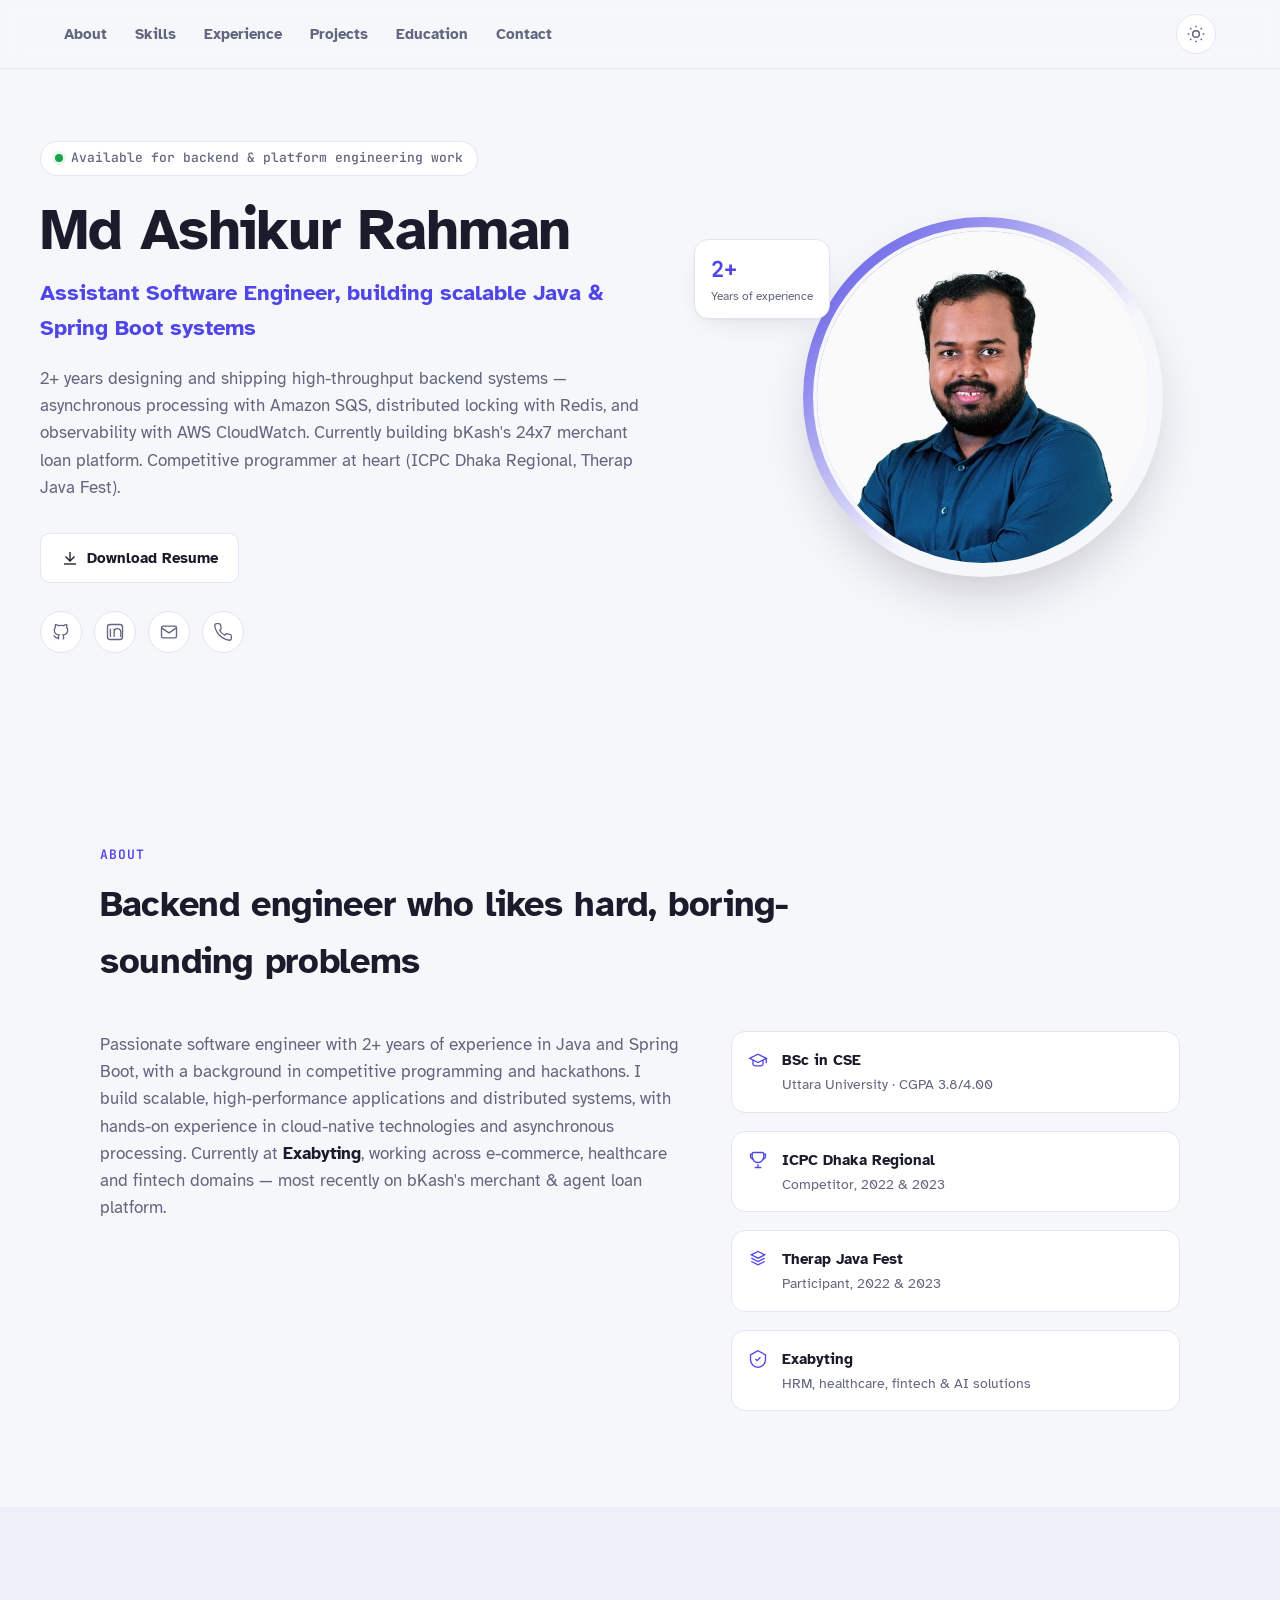
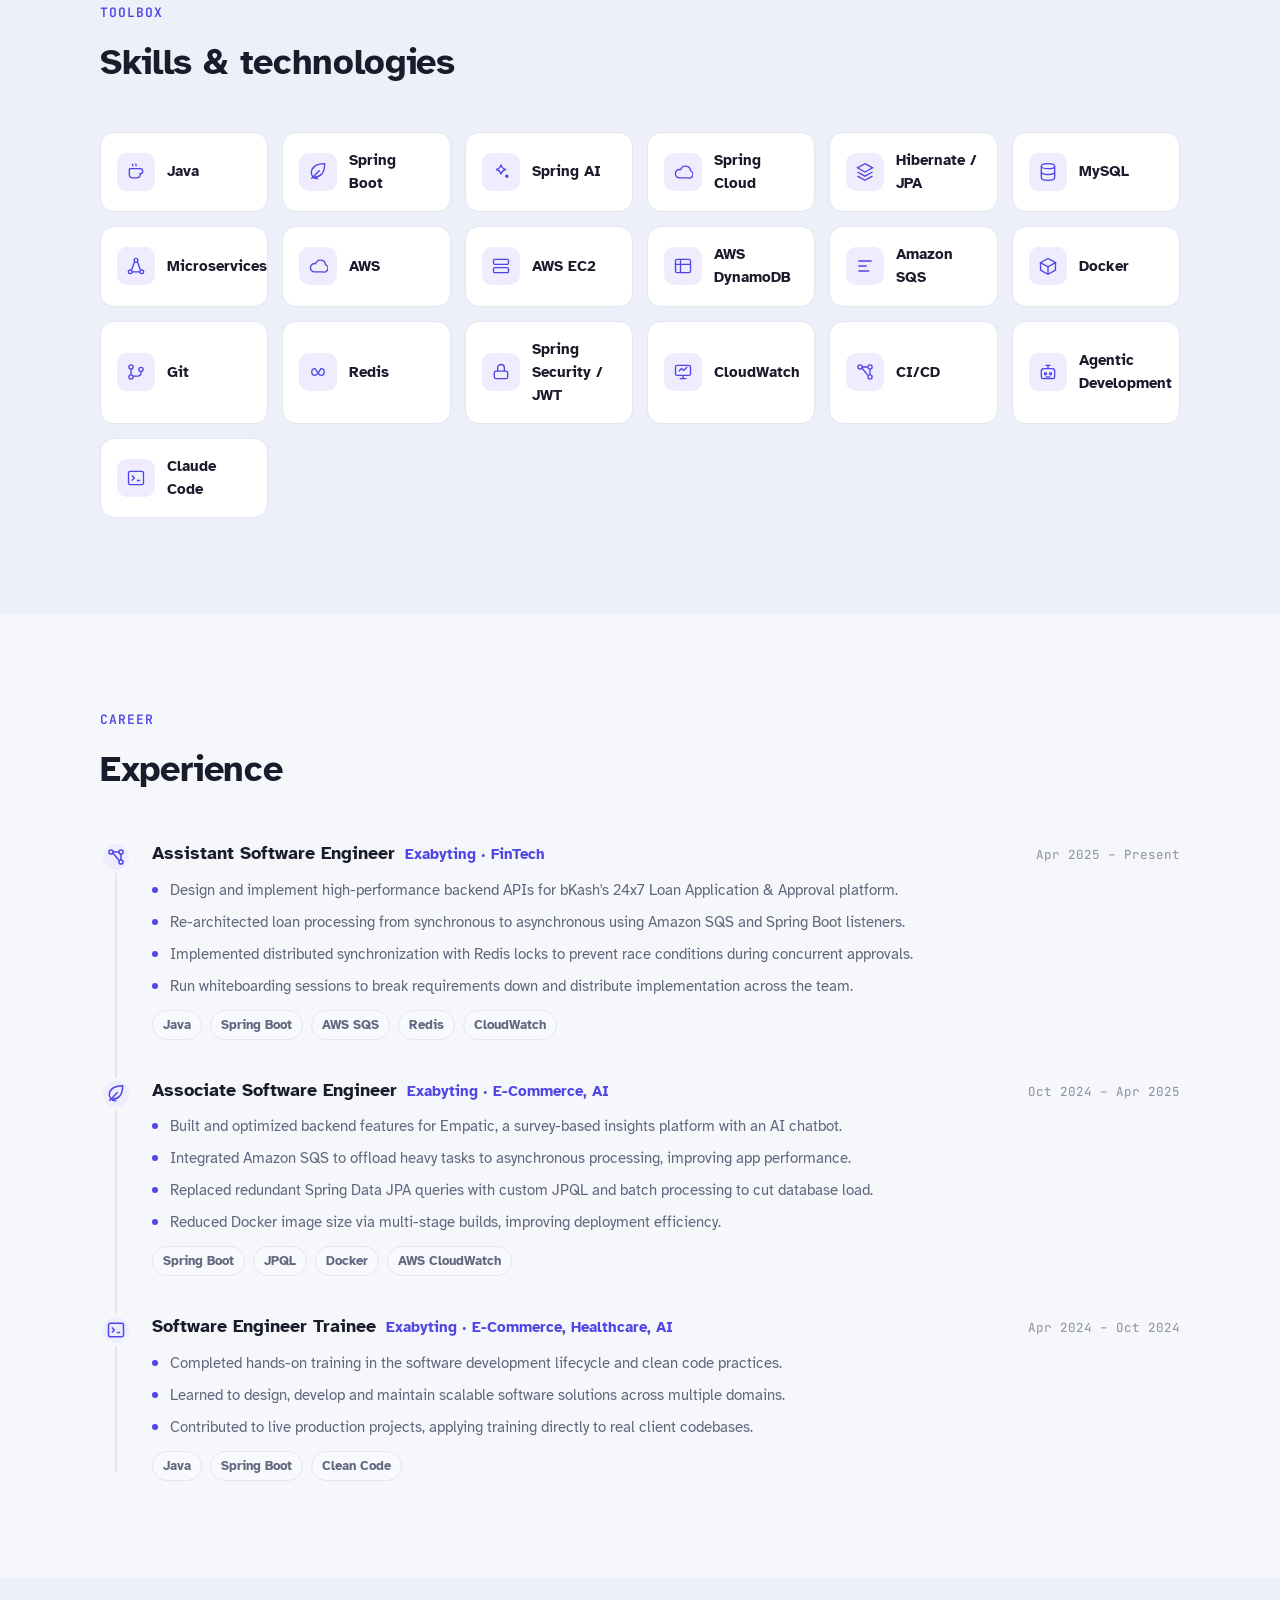
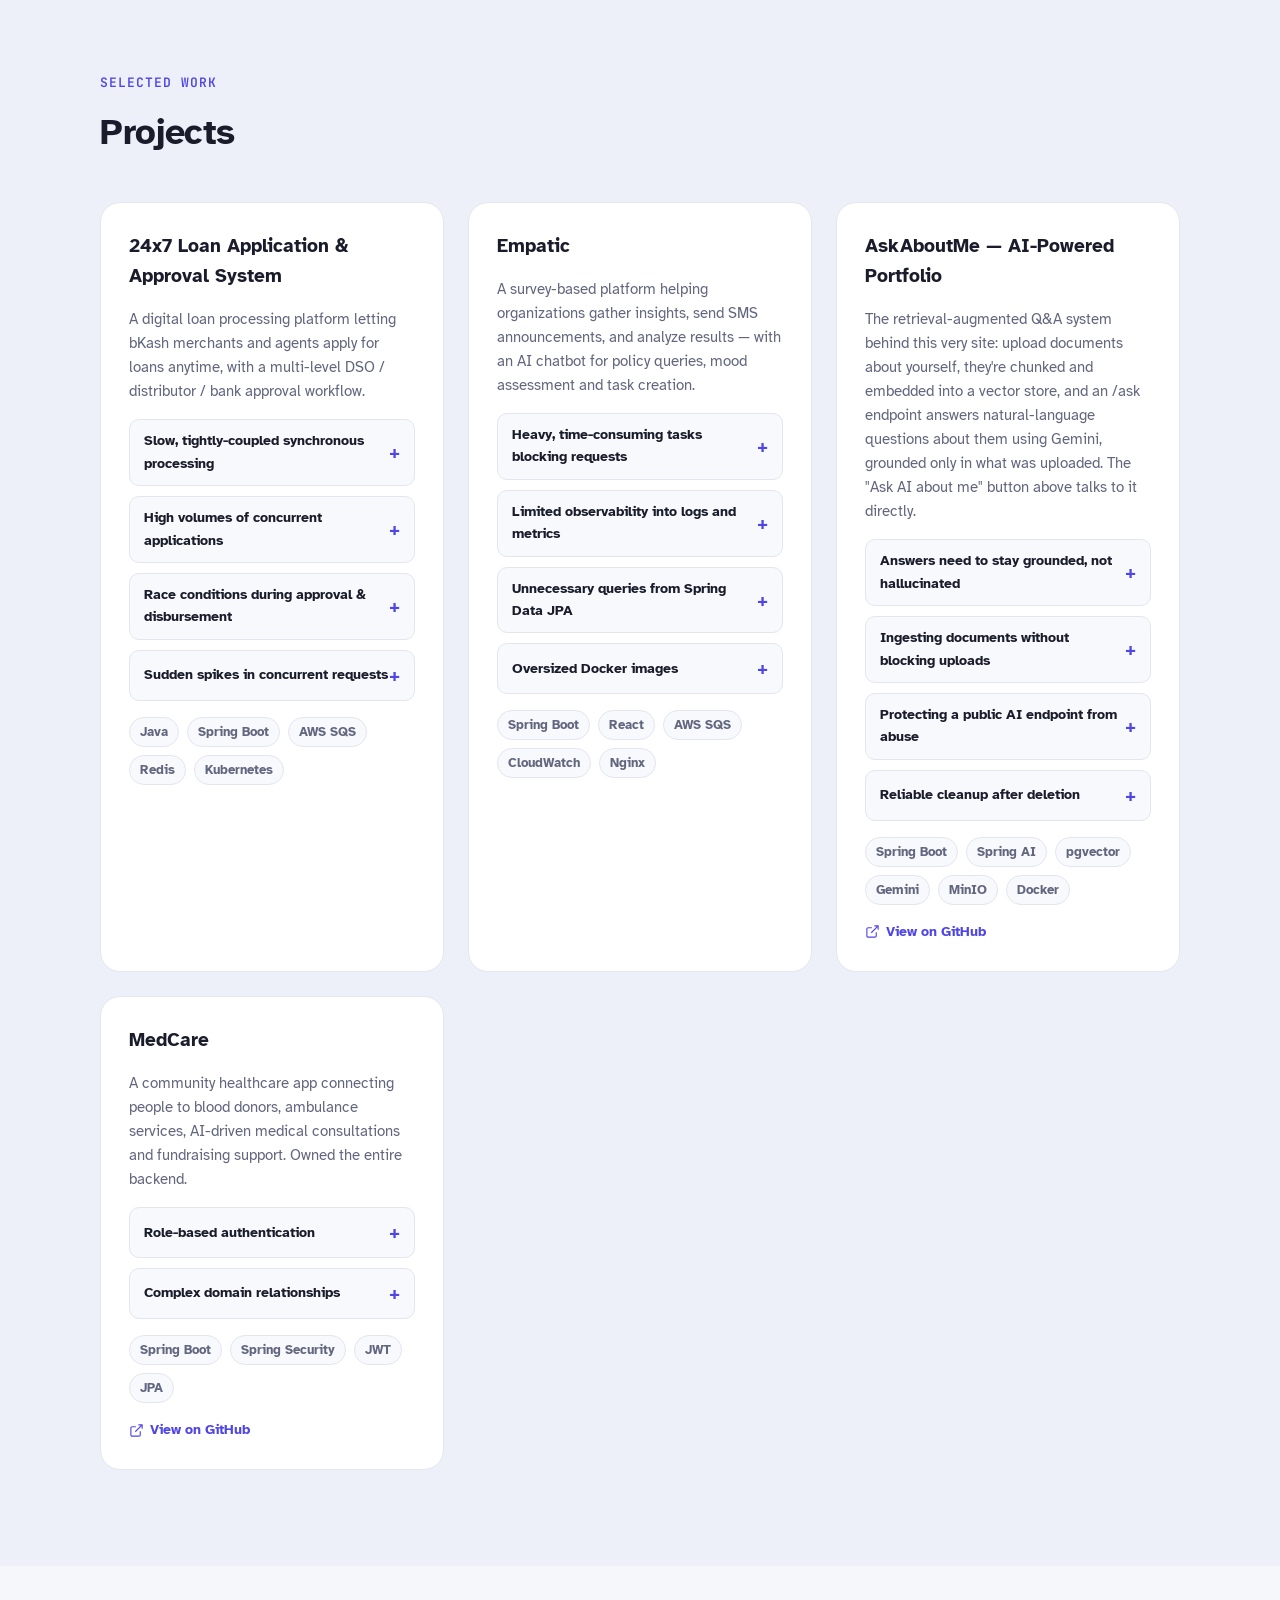
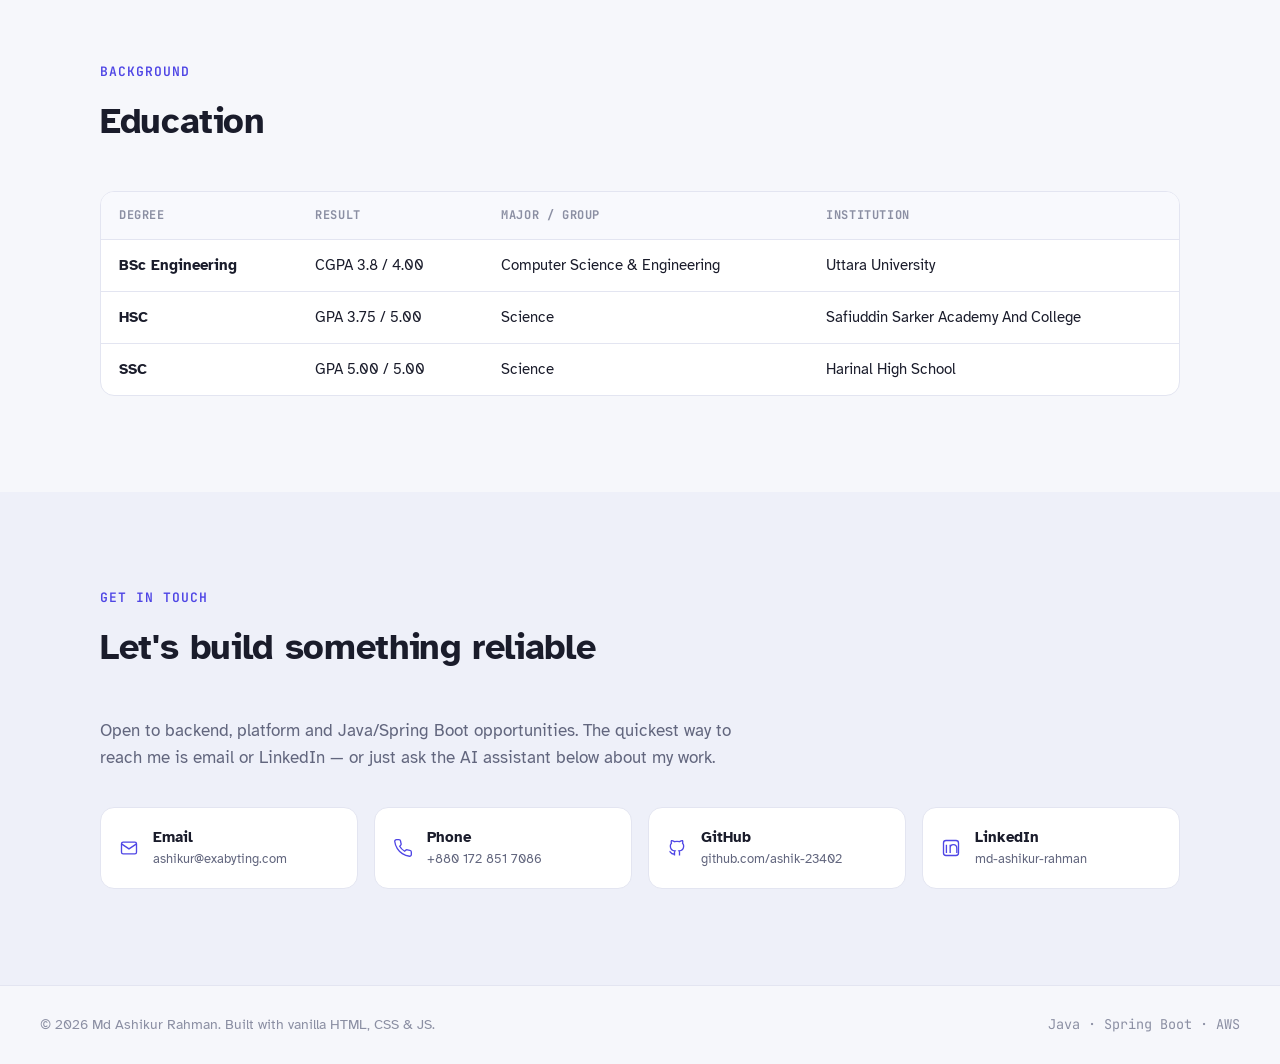
<file: Portfolio-web/index.html>
<!doctype html>
<html lang="en">
<head>
<meta charset="UTF-8" />
<meta name="viewport" content="width=device-width, initial-scale=1.0" />
<meta name="description" content="Md Ashikur Rahman - Assistant Software Engineer specializing in Java, Spring Boot and cloud-native backend systems." />
<title>Md Ashikur Rahman | Java Backend Engineer</title>
<link rel="icon" type="image/svg+xml" href="assets/favicon.svg" />

<link rel="preconnect" href="https://fonts.googleapis.com" />
<link rel="preconnect" href="https://fonts.gstatic.com" crossorigin />
<link href="https://fonts.googleapis.com/css2?family=Atkinson+Hyperlegible:ital,wght@0,400;0,700;1,400&family=JetBrains+Mono:wght@400;500;600;700&display=swap" rel="stylesheet" />

<link rel="stylesheet" href="css/styles.css" />
</head>
<body>

<a href="#main" class="skip-link">Skip to content</a>

<!-- ===================== Nav ===================== -->
<header class="site-header" id="site-header">
  <div class="nav-inner">
    <nav class="nav-links" id="nav-links">
      <a href="#about">About</a>
      <a href="#skills">Skills</a>
      <a href="#experience">Experience</a>
      <a href="#projects">Projects</a>
      <a href="#education">Education</a>
      <a href="#contact">Contact</a>
    </nav>

    <div class="nav-actions">
      <button type="button" class="icon-btn" id="theme-toggle" aria-label="Toggle dark and light theme" title="Toggle theme">
        <svg class="icon-sun" viewBox="0 0 24 24" fill="none" stroke="currentColor" stroke-width="1.8"><circle cx="12" cy="12" r="4"/><path d="M12 2v2M12 20v2M4.93 4.93l1.41 1.41M17.66 17.66l1.41 1.41M2 12h2M20 12h2M4.93 19.07l1.41-1.41M17.66 6.34l1.41-1.41"/></svg>
        <svg class="icon-moon" viewBox="0 0 24 24" fill="none" stroke="currentColor" stroke-width="1.8"><path d="M21 12.79A9 9 0 1 1 11.21 3 7 7 0 0 0 21 12.79Z"/></svg>
      </button>
      <button type="button" class="icon-btn nav-toggle" id="nav-toggle" aria-label="Toggle navigation menu" aria-expanded="false">
        <svg class="icon-burger" viewBox="0 0 24 24" fill="none" stroke="currentColor" stroke-width="1.8"><path d="M4 6h16M4 12h16M4 18h16"/></svg>
        <svg class="icon-close" viewBox="0 0 24 24" fill="none" stroke="currentColor" stroke-width="1.8"><path d="M18 6 6 18M6 6l12 12"/></svg>
      </button>
    </div>
  </div>
</header>

<main id="main">

  <!-- ===================== Hero ===================== -->
  <section class="hero" id="top">
    <div class="hero-inner">
      <div class="hero-text">
        <p class="eyebrow">
          <span class="status-dot"></span> Available for backend &amp; platform engineering work
        </p>
        <h1>Md Ashikur Rahman</h1>
        <p class="hero-role">Assistant Software Engineer, building scalable Java &amp; Spring Boot systems</p>
        <p class="hero-summary">
          2+ years designing and shipping high-throughput backend systems &mdash; asynchronous processing with
          Amazon SQS, distributed locking with Redis, and observability with AWS CloudWatch. Currently building
          bKash's 24x7 merchant loan platform. Competitive programmer at heart (ICPC Dhaka Regional, Therap Java Fest).
        </p>

        <div class="hero-actions">
<!--          <button type="button" class="btn btn-primary" id="hero-ask-btn">-->
<!--            <svg viewBox="0 0 24 24" fill="none" stroke="currentColor" stroke-width="1.8"><path d="M21 11.5a8.38 8.38 0 0 1-.9 3.8 8.5 8.5 0 0 1-7.6 4.7 8.38 8.38 0 0 1-3.8-.9L3 21l1.9-5.7a8.38 8.38 0 0 1-.9-3.8 8.5 8.5 0 0 1 4.7-7.6 8.38 8.38 0 0 1 3.8-.9h.5a8.48 8.48 0 0 1 8 8v.5Z"/></svg>-->
<!--            Ask AI about me-->
<!--          </button>-->
          <a href="assets/Md-Ashikur-Rahman-Resume.pdf" class="btn btn-ghost" download>
            <svg viewBox="0 0 24 24" fill="none" stroke="currentColor" stroke-width="1.8"><path d="M12 16V4"/><path d="m6 10 6 6 6-6"/><path d="M4 20h16"/></svg>
            Download Resume
          </a>
        </div>

        <ul class="social-row" aria-label="Social links">
          <li>
            <a href="https://github.com/ashik-23402" target="_blank" rel="noopener noreferrer" aria-label="GitHub">
              <svg viewBox="0 0 24 24" fill="none" stroke="currentColor" stroke-width="1.6"><path d="M9 19c-4.3 1.4-4.3-2.5-6-3m12 5v-3.5c0-1 .1-1.4-.5-2 2.8-.3 5.5-1.4 5.5-6a4.6 4.6 0 0 0-1.3-3.2 4.2 4.2 0 0 0-.1-3.2s-1.1-.3-3.5 1.3a12.3 12.3 0 0 0-6.2 0C6.5 2.8 5.4 3.1 5.4 3.1a4.2 4.2 0 0 0-.1 3.2A4.6 4.6 0 0 0 4 9.5c0 4.6 2.7 5.7 5.5 6-.6.6-.6 1.2-.5 2V21"/></svg>
            </a>
          </li>
          <li>
            <a href="https://www.linkedin.com/in/md-ashikur-rahman-849a4526b/" target="_blank" rel="noopener noreferrer" aria-label="LinkedIn">
              <svg viewBox="0 0 24 24" fill="none" stroke="currentColor" stroke-width="1.6"><path d="M6.5 8v10M6.5 4.5v.01M11 18V8m0 4c0-2.2 1.3-4 3.8-4s4.2 1.6 4.2 4.7V18"/><rect x="3" y="3" width="18" height="18" rx="3"/></svg>
            </a>
          </li>
          <li>
            <a href="mailto:ashikur@exabyting.com" aria-label="Email">
              <svg viewBox="0 0 24 24" fill="none" stroke="currentColor" stroke-width="1.6"><rect x="3" y="5" width="18" height="14" rx="2"/><path d="m3 7 9 6 9-6"/></svg>
            </a>
          </li>
          <li>
            <a href="tel:+8801728517086" aria-label="Phone">
              <svg viewBox="0 0 24 24" fill="none" stroke="currentColor" stroke-width="1.6"><path d="M22 16.9v3a2 2 0 0 1-2.2 2 19.8 19.8 0 0 1-8.6-3.1 19.5 19.5 0 0 1-6-6 19.8 19.8 0 0 1-3.1-8.6A2 2 0 0 1 4.1 2h3a2 2 0 0 1 2 1.7c.1 1 .3 2 .6 2.9a2 2 0 0 1-.5 2.1L8 9.9a16 16 0 0 0 6 6l1.2-1.2a2 2 0 0 1 2.1-.5c.9.3 1.9.5 2.9.6a2 2 0 0 1 1.8 2Z"/></svg>
            </a>
          </li>
        </ul>
      </div>

      <div class="hero-figure">
        <div class="hero-avatar-ring">
          <img src="assets/avatar.png" alt="Portrait of Md Ashikur Rahman" width="360" height="360" />
        </div>
        <div class="hero-stat-card hero-stat-top">
          <span class="hero-stat-value">2+</span>
          <span class="hero-stat-label">Years of experience</span>
        </div>
      </div>
    </div>
  </section>

  <!-- ===================== About ===================== -->
  <section class="section" id="about">
    <div class="section-inner">
      <p class="section-kicker">About</p>
      <h2>Backend engineer who likes hard, boring-sounding problems</h2>
      <div class="about-grid">
        <p class="about-text">
          Passionate software engineer with 2+ years of experience in Java and Spring Boot, with a background in
          competitive programming and hackathons. I build scalable, high-performance applications and distributed
          systems, with hands-on experience in cloud-native technologies and asynchronous processing. Currently at
          <strong>Exabyting</strong>, working across e-commerce, healthcare and fintech domains &mdash; most recently
          on bKash's merchant &amp; agent loan platform.
        </p>
        <ul class="about-facts">
          <li>
            <svg viewBox="0 0 24 24" fill="none" stroke="currentColor" stroke-width="1.6"><path d="M22 10v6M2 10l10-5 10 5-10 5-10-5Z"/><path d="M6 12v5c0 1.1 2.7 2 6 2s6-.9 6-2v-5"/></svg>
            <div><strong>BSc in CSE</strong><span>Uttara University &middot; CGPA 3.8/4.00</span></div>
          </li>
          <li>
            <svg viewBox="0 0 24 24" fill="none" stroke="currentColor" stroke-width="1.6"><path d="M8 21h8M12 17v4M17 3H7a2 2 0 0 0-2 2v3a7 7 0 0 0 7 7 7 7 0 0 0 7-7V5a2 2 0 0 0-2-2Z"/><path d="M5 5H3v2a4 4 0 0 0 4 4M19 5h2v2a4 4 0 0 1-4 4"/></svg>
            <div><strong>ICPC Dhaka Regional</strong><span>Competitor, 2022 &amp; 2023</span></div>
          </li>
          <li>
            <svg viewBox="0 0 24 24" fill="none" stroke="currentColor" stroke-width="1.6"><path d="m12 3 8 4-8 4-8-4 8-4Z"/><path d="m4 11 8 4 8-4M4 15l8 4 8-4"/></svg>
            <div><strong>Therap Java Fest</strong><span>Participant, 2022 &amp; 2023</span></div>
          </li>
          <li>
            <svg viewBox="0 0 24 24" fill="none" stroke="currentColor" stroke-width="1.6"><path d="M12 2 3 7v6c0 5 4 8.5 9 9 5-.5 9-4 9-9V7l-9-5Z"/><path d="m9 12 2 2 4-4"/></svg>
            <div><strong>Exabyting</strong><span>HRM, healthcare, fintech &amp; AI solutions</span></div>
          </li>
        </ul>
      </div>
    </div>
  </section>

  <!-- ===================== Skills ===================== -->
  <section class="section section-alt" id="skills">
    <div class="section-inner">
      <p class="section-kicker">Toolbox</p>
      <h2>Skills &amp; technologies</h2>
      <div class="skills-grid" id="skills-grid"></div>
    </div>
  </section>

  <!-- ===================== Experience ===================== -->
  <section class="section" id="experience">
    <div class="section-inner">
      <p class="section-kicker">Career</p>
      <h2>Experience</h2>
      <ol class="timeline" id="timeline"></ol>
    </div>
  </section>

  <!-- ===================== Projects ===================== -->
  <section class="section section-alt" id="projects">
    <div class="section-inner">
      <p class="section-kicker">Selected work</p>
      <h2>Projects</h2>
      <div class="projects-grid" id="projects-grid"></div>
    </div>
  </section>

  <!-- ===================== Education ===================== -->
  <section class="section" id="education">
    <div class="section-inner">
      <p class="section-kicker">Background</p>
      <h2>Education</h2>
      <div class="table-wrap">
        <table class="edu-table">
          <thead>
            <tr><th>Degree</th><th>Result</th><th>Major / Group</th><th>Institution</th></tr>
          </thead>
          <tbody>
            <tr>
              <td>BSc Engineering</td>
              <td>CGPA 3.8 / 4.00</td>
              <td>Computer Science &amp; Engineering</td>
              <td>Uttara University</td>
            </tr>
            <tr>
              <td>HSC</td>
              <td>GPA 3.75 / 5.00</td>
              <td>Science</td>
              <td>Safiuddin Sarker Academy And College</td>
            </tr>
            <tr>
              <td>SSC</td>
              <td>GPA 5.00 / 5.00</td>
              <td>Science</td>
              <td>Harinal High School</td>
            </tr>
          </tbody>
        </table>
      </div>
    </div>
  </section>

  <!-- ===================== Contact ===================== -->
  <section class="section section-alt" id="contact">
    <div class="section-inner">
      <p class="section-kicker">Get in touch</p>
      <h2>Let's build something reliable</h2>
      <p class="contact-lead">
        Open to backend, platform and Java/Spring Boot opportunities. The quickest way to reach me is email or
        LinkedIn &mdash; or just ask the AI assistant below about my work.
      </p>
      <div class="contact-grid">
        <a class="contact-card" href="mailto:ashikur@exabyting.com">
          <svg viewBox="0 0 24 24" fill="none" stroke="currentColor" stroke-width="1.6"><rect x="3" y="5" width="18" height="14" rx="2"/><path d="m3 7 9 6 9-6"/></svg>
          <div><strong>Email</strong><span>ashikur@exabyting.com</span></div>
        </a>
        <a class="contact-card" href="tel:+8801728517086">
          <svg viewBox="0 0 24 24" fill="none" stroke="currentColor" stroke-width="1.6"><path d="M22 16.9v3a2 2 0 0 1-2.2 2 19.8 19.8 0 0 1-8.6-3.1 19.5 19.5 0 0 1-6-6 19.8 19.8 0 0 1-3.1-8.6A2 2 0 0 1 4.1 2h3a2 2 0 0 1 2 1.7c.1 1 .3 2 .6 2.9a2 2 0 0 1-.5 2.1L8 9.9a16 16 0 0 0 6 6l1.2-1.2a2 2 0 0 1 2.1-.5c.9.3 1.9.5 2.9.6a2 2 0 0 1 1.8 2Z"/></svg>
          <div><strong>Phone</strong><span>+880 172 851 7086</span></div>
        </a>
        <a class="contact-card" href="https://github.com/ashik-23402" target="_blank" rel="noopener noreferrer">
          <svg viewBox="0 0 24 24" fill="none" stroke="currentColor" stroke-width="1.6"><path d="M9 19c-4.3 1.4-4.3-2.5-6-3m12 5v-3.5c0-1 .1-1.4-.5-2 2.8-.3 5.5-1.4 5.5-6a4.6 4.6 0 0 0-1.3-3.2 4.2 4.2 0 0 0-.1-3.2s-1.1-.3-3.5 1.3a12.3 12.3 0 0 0-6.2 0C6.5 2.8 5.4 3.1 5.4 3.1a4.2 4.2 0 0 0-.1 3.2A4.6 4.6 0 0 0 4 9.5c0 4.6 2.7 5.7 5.5 6-.6.6-.6 1.2-.5 2V21"/></svg>
          <div><strong>GitHub</strong><span>github.com/ashik-23402</span></div>
        </a>
        <a class="contact-card" href="https://www.linkedin.com/in/md-ashikur-rahman-849a4526b/" target="_blank" rel="noopener noreferrer">
          <svg viewBox="0 0 24 24" fill="none" stroke="currentColor" stroke-width="1.6"><path d="M6.5 8v10M6.5 4.5v.01M11 18V8m0 4c0-2.2 1.3-4 3.8-4s4.2 1.6 4.2 4.7V18"/><rect x="3" y="3" width="18" height="18" rx="3"/></svg>
          <div><strong>LinkedIn</strong><span>md-ashikur-rahman</span></div>
        </a>
      </div>
    </div>
  </section>

</main>

<footer class="site-footer">
  <div class="footer-inner">
    <p>&copy; <span id="footer-year"></span> Md Ashikur Rahman. Built with vanilla HTML, CSS &amp; JS.</p>
    <p class="footer-tag">Java &middot; Spring Boot &middot; AWS</p>
  </div>
</footer>

<div id="toast-container" class="toast-container" aria-live="polite"></div>

<script src="js/app.js"></script>
</body>
</html>
</file>
<file: Portfolio-web/css/styles.css>
/* ==========================================================================
   Theme tokens
   Light palette lives on :root. Dark overrides apply automatically via
   prefers-color-scheme, and are re-applied under [data-theme="dark"] /
   [data-theme="light"] so the manual toggle (js/app.js) always wins.
   ========================================================================== */

:root {
  --bg: #f6f7fb;
  --bg-alt: #eef0f9;
  --surface: #ffffff;
  --surface-2: #f8f9fd;
  --border: #e3e5f1;
  --text: #1a1c2b;
  --text-muted: #62667e;
  --text-faint: #8b8fa3;
  --accent: #4f46e5;
  --accent-hover: #4338ca;
  --accent-soft: #eeecfd;
  --accent-contrast: #ffffff;
  --success: #16a34a;
  --success-soft: #e7f8ee;
  --danger: #dc2626;
  --danger-soft: #fdeaea;
  --radius-lg: 20px;
  --radius: 14px;
  --radius-sm: 10px;
  --shadow: 0 1px 2px rgba(20, 22, 40, 0.04), 0 10px 30px -14px rgba(20, 22, 40, 0.16);
  --shadow-lg: 0 24px 60px -20px rgba(20, 22, 40, 0.28);
  --font-body: "Atkinson Hyperlegible", -apple-system, BlinkMacSystemFont, "Segoe UI", Roboto, Helvetica, Arial, sans-serif;
  --font-mono: "JetBrains Mono", ui-monospace, SFMono-Regular, Menlo, Consolas, monospace;
  color-scheme: light;
}

@media (prefers-color-scheme: dark) {
  :root:not([data-theme="light"]) {
    --bg: #0f1018;
    --bg-alt: #14151f;
    --surface: #181926;
    --surface-2: #1e1f2e;
    --border: #2a2c3d;
    --text: #f0f1fa;
    --text-muted: #a4a7bd;
    --text-faint: #767a92;
    --accent: #8683ff;
    --accent-hover: #9c99ff;
    --accent-soft: #262647;
    --accent-contrast: #14151f;
    --success: #3ecf7e;
    --success-soft: #123423;
    --danger: #f37272;
    --danger-soft: #3a1c1c;
    --shadow: 0 1px 2px rgba(0, 0, 0, 0.3), 0 14px 40px -18px rgba(0, 0, 0, 0.7);
    --shadow-lg: 0 30px 80px -24px rgba(0, 0, 0, 0.75);
    color-scheme: dark;
  }
}

:root[data-theme="dark"] {
  --bg: #0f1018;
  --bg-alt: #14151f;
  --surface: #181926;
  --surface-2: #1e1f2e;
  --border: #2a2c3d;
  --text: #f0f1fa;
  --text-muted: #a4a7bd;
  --text-faint: #767a92;
  --accent: #8683ff;
  --accent-hover: #9c99ff;
  --accent-soft: #262647;
  --accent-contrast: #14151f;
  --success: #3ecf7e;
  --success-soft: #123423;
  --danger: #f37272;
  --danger-soft: #3a1c1c;
  --shadow: 0 1px 2px rgba(0, 0, 0, 0.3), 0 14px 40px -18px rgba(0, 0, 0, 0.7);
  --shadow-lg: 0 30px 80px -24px rgba(0, 0, 0, 0.75);
  color-scheme: dark;
}

/* ==========================================================================
   Reset & base
   ========================================================================== */

* { box-sizing: border-box; }
[hidden] { display: none !important; }

html { scroll-behavior: smooth; }

html, body {
  margin: 0;
  background: var(--bg);
  color: var(--text);
}

body {
  font-family: var(--font-body);
  font-size: 16px;
  line-height: 1.6;
  -webkit-font-smoothing: antialiased;
  transition: background-color 0.2s ease, color 0.2s ease;
}

h1, h2, h3, p, ul, ol, table, figure { margin: 0; }
ul, ol { padding: 0; list-style: none; }
img { max-width: 100%; display: block; }
a { color: inherit; text-decoration: none; }
button { font-family: inherit; cursor: pointer; }
svg { width: 20px; height: 20px; display: block; flex-shrink: 0; }
table { border-collapse: collapse; width: 100%; }

.skip-link {
  position: absolute;
  left: -999px;
  top: 0;
  background: var(--accent);
  color: var(--accent-contrast);
  padding: 10px 16px;
  border-radius: 0 0 var(--radius-sm) 0;
  z-index: 200;
}
.skip-link:focus { left: 0; }

::selection { background: var(--accent-soft); color: var(--accent); }

/* ==========================================================================
   Layout helpers
   ========================================================================== */

.section { padding: 96px 24px; }
.section-alt { background: var(--bg-alt); }
.section-inner { max-width: 1080px; margin: 0 auto; }

.section-kicker {
  font-family: var(--font-mono);
  font-size: 13px;
  font-weight: 600;
  letter-spacing: 0.08em;
  text-transform: uppercase;
  color: var(--accent);
  margin-bottom: 10px;
}

.section h2 {
  font-size: clamp(26px, 3.4vw, 36px);
  font-weight: 700;
  letter-spacing: -0.01em;
  max-width: 34ch;
  margin-bottom: 40px;
}

/* ==========================================================================
   Buttons & icon buttons
   ========================================================================== */

.btn {
  display: inline-flex;
  align-items: center;
  justify-content: center;
  gap: 8px;
  padding: 12px 20px;
  border-radius: var(--radius-sm);
  border: 1px solid transparent;
  font-size: 15px;
  font-weight: 600;
  white-space: nowrap;
  transition: background-color 0.15s ease, border-color 0.15s ease, transform 0.15s ease;
}
.btn svg { width: 18px; height: 18px; }
.btn:active { transform: translateY(1px); }

.btn-primary { background: var(--accent); color: var(--accent-contrast); }
.btn-primary:hover { background: var(--accent-hover); }

.btn-ghost { background: var(--surface); color: var(--text); border-color: var(--border); }
.btn-ghost:hover { border-color: var(--accent); color: var(--accent); }

.btn-sm { padding: 8px 14px; font-size: 14px; }

.icon-btn {
  display: inline-flex;
  align-items: center;
  justify-content: center;
  width: 40px;
  height: 40px;
  border-radius: 50%;
  border: 1px solid var(--border);
  background: var(--surface);
  color: var(--text-muted);
  transition: color 0.15s ease, border-color 0.15s ease, background-color 0.15s ease;
}
.icon-btn:hover { color: var(--accent); border-color: var(--accent); }
.icon-btn-primary { background: var(--accent); color: var(--accent-contrast); border-color: var(--accent); }
.icon-btn-primary:hover { background: var(--accent-hover); color: var(--accent-contrast); }
.icon-btn-primary:disabled { opacity: 0.5; cursor: not-allowed; }

/* ==========================================================================
   Header / nav
   ========================================================================== */

.site-header {
  position: sticky;
  top: 0;
  z-index: 100;
  background: color-mix(in srgb, var(--bg) 88%, transparent);
  backdrop-filter: blur(10px);
  border-bottom: 1px solid var(--border);
}

.nav-inner {
  max-width: 1200px;
  margin: 0 auto;
  padding: 14px 24px;
  display: flex;
  align-items: center;
  justify-content: space-between;
  gap: 16px;
}

.nav-links { display: flex; align-items: center; gap: 28px; }
.nav-links a {
  font-size: 15px;
  font-weight: 600;
  color: var(--text-muted);
  transition: color 0.15s ease;
}
.nav-links a:hover { color: var(--text); }

.nav-actions { display: flex; align-items: center; gap: 10px; }
.nav-toggle { display: none; }

.icon-sun, .icon-moon, .icon-burger, .icon-close { transition: opacity 0.15s ease, transform 0.15s ease; }

/* Sun shows in light mode, moon shows in dark mode - default (light) state first */
.icon-moon { display: none; }
@media (prefers-color-scheme: dark) {
  :root:not([data-theme="light"]) .icon-sun { display: none; }
  :root:not([data-theme="light"]) .icon-moon { display: block; }
}
:root[data-theme="dark"] .icon-sun { display: none; }
:root[data-theme="dark"] .icon-moon { display: block; }
:root[data-theme="light"] .icon-sun { display: block; }
:root[data-theme="light"] .icon-moon { display: none; }

/* ==========================================================================
   Hero
   ========================================================================== */

.hero { padding: 72px 24px 96px; }
.hero-inner {
  max-width: 1200px;
  margin: 0 auto;
  display: grid;
  grid-template-columns: 1.1fr 0.9fr;
  gap: 56px;
  align-items: center;
}

.eyebrow {
  display: inline-flex;
  align-items: center;
  gap: 8px;
  font-family: var(--font-mono);
  font-size: 13px;
  font-weight: 500;
  color: var(--text-muted);
  background: var(--surface);
  border: 1px solid var(--border);
  padding: 6px 14px;
  border-radius: 999px;
  margin-bottom: 24px;
}
.status-dot {
  width: 8px;
  height: 8px;
  border-radius: 50%;
  background: var(--success);
  box-shadow: 0 0 0 3px var(--success-soft);
}

.hero h1 {
  font-size: clamp(36px, 5.4vw, 58px);
  font-weight: 700;
  letter-spacing: -0.02em;
  line-height: 1.05;
}

.hero-role {
  font-size: clamp(18px, 2.2vw, 22px);
  font-weight: 600;
  color: var(--accent);
  margin-top: 14px;
}

.hero-summary {
  margin-top: 20px;
  max-width: 56ch;
  color: var(--text-muted);
  font-size: 17px;
}

.hero-actions { display: flex; flex-wrap: wrap; gap: 14px; margin-top: 32px; }

.social-row { display: flex; gap: 12px; margin-top: 28px; }
.social-row a {
  display: flex;
  align-items: center;
  justify-content: center;
  width: 42px;
  height: 42px;
  border-radius: 50%;
  border: 1px solid var(--border);
  background: var(--surface);
  color: var(--text-muted);
  transition: color 0.15s ease, border-color 0.15s ease;
}
.social-row a:hover { color: var(--accent); border-color: var(--accent); }

.hero-figure { position: relative; display: flex; justify-content: center; }
.hero-avatar-ring {
  width: min(360px, 80vw);
  aspect-ratio: 1;
  border-radius: 50%;
  padding: 10px;
  background: linear-gradient(135deg, var(--accent), transparent 60%);
  box-shadow: var(--shadow-lg);
}
.hero-avatar-ring img {
  width: 100%;
  height: 100%;
  object-fit: cover;
  border-radius: 50%;
  border: 4px solid var(--bg);
  background: var(--surface);
}

.hero-stat-card {
  position: absolute;
  display: flex;
  flex-direction: column;
  background: var(--surface);
  border: 1px solid var(--border);
  border-radius: var(--radius);
  padding: 12px 16px;
  box-shadow: var(--shadow);
}
.hero-stat-value { font-family: var(--font-mono); font-size: 22px; font-weight: 700; color: var(--accent); }
.hero-stat-label { font-size: 12px; color: var(--text-muted); max-width: 14ch; }
.hero-stat-top { top: 6%; left: -6%; }

/* ==========================================================================
   About
   ========================================================================== */

.about-grid {
  display: grid;
  grid-template-columns: 1.3fr 1fr;
  gap: 48px;
  align-items: start;
}
.about-text { font-size: 17px; color: var(--text-muted); }
.about-text strong { color: var(--text); }

.about-facts { display: flex; flex-direction: column; gap: 18px; }
.about-facts li {
  display: flex;
  align-items: flex-start;
  gap: 14px;
  padding: 16px;
  background: var(--surface);
  border: 1px solid var(--border);
  border-radius: var(--radius);
}
.about-facts svg { color: var(--accent); margin-top: 2px; }
.about-facts strong { display: block; font-size: 15px; }
.about-facts span { display: block; font-size: 13.5px; color: var(--text-muted); margin-top: 2px; }

/* ==========================================================================
   Skills
   ========================================================================== */

.skills-grid {
  display: grid;
  grid-template-columns: repeat(auto-fill, minmax(160px, 1fr));
  gap: 14px;
}

.skill-card {
  display: flex;
  align-items: center;
  gap: 12px;
  padding: 16px;
  background: var(--surface);
  border: 1px solid var(--border);
  border-radius: var(--radius);
  transition: transform 0.15s ease, border-color 0.15s ease;
}
.skill-card:hover { transform: translateY(-3px); border-color: var(--accent); }
.skill-icon {
  display: flex;
  align-items: center;
  justify-content: center;
  width: 38px;
  height: 38px;
  border-radius: 10px;
  background: var(--accent-soft);
  color: var(--accent);
  flex-shrink: 0;
}
.skill-name { font-weight: 600; font-size: 14.5px; }

/* ==========================================================================
   Timeline (experience)
   ========================================================================== */

.timeline { position: relative; display: flex; flex-direction: column; gap: 36px; }
.timeline::before {
  content: "";
  position: absolute;
  left: 15px;
  top: 8px;
  bottom: 8px;
  width: 2px;
  background: var(--border);
}

.timeline-item { position: relative; padding-left: 52px; }
.timeline-dot {
  position: absolute;
  left: 0;
  top: 2px;
  width: 32px;
  height: 32px;
  border-radius: 50%;
  background: var(--accent-soft);
  color: var(--accent);
  display: flex;
  align-items: center;
  justify-content: center;
  border: 3px solid var(--bg);
}

.timeline-header {
  display: flex;
  flex-wrap: wrap;
  align-items: baseline;
  gap: 10px;
  margin-bottom: 6px;
}
.timeline-role { font-size: 18px; font-weight: 700; }
.timeline-company { color: var(--accent); font-weight: 600; font-size: 14.5px; }
.timeline-dates {
  font-family: var(--font-mono);
  font-size: 12.5px;
  color: var(--text-faint);
  margin-left: auto;
  white-space: nowrap;
}

.timeline-list { display: flex; flex-direction: column; gap: 8px; margin-top: 10px; }
.timeline-list li {
  position: relative;
  padding-left: 18px;
  color: var(--text-muted);
  font-size: 15px;
}
.timeline-list li::before {
  content: "";
  position: absolute;
  left: 0;
  top: 9px;
  width: 6px;
  height: 6px;
  border-radius: 50%;
  background: var(--accent);
}

.timeline-tags { display: flex; flex-wrap: wrap; gap: 8px; margin-top: 12px; }
.tag {
  font-size: 12.5px;
  font-weight: 600;
  padding: 4px 10px;
  border-radius: 999px;
  background: var(--surface-2);
  border: 1px solid var(--border);
  color: var(--text-muted);
}

/* ==========================================================================
   Projects
   ========================================================================== */

.projects-grid { display: grid; grid-template-columns: repeat(auto-fit, minmax(320px, 1fr)); gap: 24px; }

.project-card {
  background: var(--surface);
  border: 1px solid var(--border);
  border-radius: var(--radius-lg);
  padding: 28px;
  display: flex;
  flex-direction: column;
  gap: 16px;
}

.project-head { display: flex; align-items: flex-start; gap: 12px; }
.project-title { font-size: 19px; font-weight: 700; }

.project-desc { color: var(--text-muted); font-size: 15px; }

.project-highlights { display: flex; flex-direction: column; gap: 10px; }
.project-highlights details {
  border: 1px solid var(--border);
  border-radius: var(--radius-sm);
  padding: 10px 14px;
  background: var(--surface-2);
}
.project-highlights summary {
  cursor: pointer;
  font-weight: 600;
  font-size: 14px;
  list-style: none;
  display: flex;
  align-items: center;
  justify-content: space-between;
}
.project-highlights summary::-webkit-details-marker { display: none; }
.project-highlights summary::after { content: "+"; color: var(--accent); font-size: 18px; }
.project-highlights details[open] summary::after { content: "\2212"; }
.project-highlights p { margin-top: 8px; color: var(--text-muted); font-size: 13.5px; }

.project-tags { display: flex; flex-wrap: wrap; gap: 8px; }

.project-link {
  display: inline-flex;
  align-items: center;
  gap: 6px;
  font-weight: 600;
  font-size: 14px;
  color: var(--accent);
  margin-top: auto;
}
.project-link svg { width: 15px; height: 15px; }

/* ==========================================================================
   Education table
   ========================================================================== */

.table-wrap { overflow-x: auto; border: 1px solid var(--border); border-radius: var(--radius); background: var(--surface); }
.edu-table th, .edu-table td { text-align: left; padding: 14px 18px; font-size: 14.5px; white-space: nowrap; }
.edu-table thead th {
  font-family: var(--font-mono);
  font-size: 12px;
  text-transform: uppercase;
  letter-spacing: 0.05em;
  color: var(--text-faint);
  background: var(--surface-2);
  border-bottom: 1px solid var(--border);
}
.edu-table tbody tr:not(:last-child) td { border-bottom: 1px solid var(--border); }
.edu-table tbody td:first-child { font-weight: 600; }

/* ==========================================================================
   Contact
   ========================================================================== */

.contact-lead { color: var(--text-muted); font-size: 17px; max-width: 60ch; margin-bottom: 36px; }
.contact-grid { display: grid; grid-template-columns: repeat(auto-fit, minmax(230px, 1fr)); gap: 16px; }
.contact-card {
  display: flex;
  align-items: center;
  gap: 14px;
  padding: 18px;
  background: var(--surface);
  border: 1px solid var(--border);
  border-radius: var(--radius);
  transition: border-color 0.15s ease, transform 0.15s ease;
}
.contact-card:hover { border-color: var(--accent); transform: translateY(-2px); }
.contact-card svg { color: var(--accent); }
.contact-card strong { display: block; font-size: 14.5px; }
.contact-card span { display: block; font-size: 13px; color: var(--text-muted); word-break: break-word; }

/* ==========================================================================
   Footer
   ========================================================================== */

.site-footer { border-top: 1px solid var(--border); padding: 28px 24px; }
.footer-inner {
  max-width: 1200px;
  margin: 0 auto;
  display: flex;
  flex-wrap: wrap;
  justify-content: space-between;
  gap: 8px;
  font-size: 13.5px;
  color: var(--text-faint);
}
.footer-tag { font-family: var(--font-mono); }

/* ==========================================================================
   Chat widget (floating action button + panel)
   ========================================================================== */

.chat-fab {
  position: fixed;
  right: 24px;
  bottom: 24px;
  z-index: 150;
  width: 58px;
  height: 58px;
  border-radius: 50%;
  border: none;
  background: var(--accent);
  color: var(--accent-contrast);
  display: flex;
  align-items: center;
  justify-content: center;
  box-shadow: var(--shadow-lg);
  transition: background-color 0.15s ease, transform 0.15s ease;
}
.chat-fab:hover { background: var(--accent-hover); transform: scale(1.05); }
.chat-fab svg { width: 24px; height: 24px; }
.chat-fab-icon-close { display: none; }
.chat-fab[aria-expanded="true"] .chat-fab-icon-open { display: none; }
.chat-fab[aria-expanded="true"] .chat-fab-icon-close { display: block; }

.chat-panel {
  position: fixed;
  right: 24px;
  bottom: 96px;
  z-index: 150;
  width: min(380px, calc(100vw - 32px));
  height: min(560px, calc(100vh - 140px));
  background: var(--surface);
  border: 1px solid var(--border);
  border-radius: var(--radius-lg);
  box-shadow: var(--shadow-lg);
  display: flex;
  flex-direction: column;
  overflow: hidden;
  animation: chat-pop 0.18s ease;
}
@keyframes chat-pop {
  from { opacity: 0; transform: translateY(12px) scale(0.98); }
  to { opacity: 1; transform: translateY(0) scale(1); }
}

.chat-header {
  display: flex;
  align-items: center;
  justify-content: space-between;
  gap: 12px;
  padding: 16px 18px;
  border-bottom: 1px solid var(--border);
  background: var(--surface-2);
}
.chat-header-title { display: flex; align-items: center; gap: 12px; min-width: 0; }
.chat-avatar {
  width: 36px;
  height: 36px;
  border-radius: 50%;
  background: var(--accent-soft);
  color: var(--accent);
  display: flex;
  align-items: center;
  justify-content: center;
  flex-shrink: 0;
}
.chat-header-title strong { display: block; font-size: 14.5px; }
.chat-header-title span { display: block; font-size: 12px; color: var(--text-muted); white-space: nowrap; overflow: hidden; text-overflow: ellipsis; }
.chat-header .icon-btn { width: 32px; height: 32px; }

.chat-messages {
  flex: 1;
  overflow-y: auto;
  padding: 18px;
  display: flex;
  flex-direction: column;
  gap: 14px;
}

.chat-msg { display: flex; gap: 10px; max-width: 92%; }
.chat-msg-user { align-self: flex-end; flex-direction: row-reverse; }
.chat-msg-bubble {
  padding: 10px 14px;
  border-radius: var(--radius);
  font-size: 14px;
  line-height: 1.55;
  white-space: pre-wrap;
  word-wrap: break-word;
}
.chat-msg-bot .chat-msg-bubble { background: var(--surface-2); border: 1px solid var(--border); border-top-left-radius: 4px; }
.chat-msg-user .chat-msg-bubble { background: var(--accent); color: var(--accent-contrast); border-top-right-radius: 4px; }
.chat-msg-error .chat-msg-bubble { background: var(--danger-soft); color: var(--danger); border: 1px solid var(--danger); }

.chat-msg-icon {
  width: 26px;
  height: 26px;
  border-radius: 50%;
  background: var(--accent-soft);
  color: var(--accent);
  display: flex;
  align-items: center;
  justify-content: center;
  flex-shrink: 0;
}
.chat-msg-icon svg { width: 14px; height: 14px; }

.chat-typing { display: inline-flex; gap: 4px; padding: 4px 0; }
.chat-typing span {
  width: 6px;
  height: 6px;
  border-radius: 50%;
  background: var(--text-faint);
  animation: chat-blink 1.2s infinite ease-in-out;
}
.chat-typing span:nth-child(2) { animation-delay: 0.2s; }
.chat-typing span:nth-child(3) { animation-delay: 0.4s; }
@keyframes chat-blink { 0%, 80%, 100% { opacity: 0.25; } 40% { opacity: 1; } }

.chat-suggestions {
  display: flex;
  flex-wrap: wrap;
  gap: 8px;
  padding: 0 18px 14px;
}
.chat-chip {
  font-size: 12.5px;
  font-weight: 600;
  padding: 7px 12px;
  border-radius: 999px;
  border: 1px solid var(--border);
  background: var(--surface-2);
  color: var(--text-muted);
  transition: border-color 0.15s ease, color 0.15s ease;
}
.chat-chip:hover { border-color: var(--accent); color: var(--accent); }

.chat-input-row {
  display: flex;
  gap: 10px;
  padding: 14px;
  border-top: 1px solid var(--border);
  background: var(--surface);
}
.chat-input-row input {
  flex: 1;
  min-width: 0;
  border: 1px solid var(--border);
  background: var(--surface-2);
  color: var(--text);
  border-radius: var(--radius-sm);
  padding: 10px 14px;
  font-size: 14.5px;
  font-family: inherit;
}
.chat-input-row input:focus { outline: 2px solid var(--accent); outline-offset: 1px; }
.chat-input-row .icon-btn { width: 40px; height: 40px; flex-shrink: 0; }

/* ==========================================================================
   Toasts
   ========================================================================== */

.toast-container {
  position: fixed;
  left: 50%;
  bottom: 24px;
  transform: translateX(-50%);
  z-index: 300;
  display: flex;
  flex-direction: column;
  gap: 8px;
  align-items: center;
}
.toast {
  padding: 10px 18px;
  border-radius: var(--radius-sm);
  background: var(--text);
  color: var(--bg);
  font-size: 14px;
  font-weight: 600;
  box-shadow: var(--shadow-lg);
  animation: toast-in 0.15s ease;
}
.toast-danger { background: var(--danger); color: #fff; }
@keyframes toast-in { from { opacity: 0; transform: translateY(8px); } to { opacity: 1; transform: translateY(0); } }

/* ==========================================================================
   Responsive
   ========================================================================== */

@media (max-width: 900px) {
  .hero-inner { grid-template-columns: 1fr; gap: 48px; }
  .hero-figure { order: -1; }
  .about-grid { grid-template-columns: 1fr; }
}

@media (max-width: 760px) {
  .section { padding: 64px 20px; }
  .hero { padding: 48px 20px 64px; }

  .nav-links {
    position: fixed;
    inset: 68px 0 0 0;
    background: var(--bg);
    flex-direction: column;
    align-items: flex-start;
    padding: 28px 24px;
    gap: 20px;
    border-top: 1px solid var(--border);
    transform: translateY(-8px);
    opacity: 0;
    pointer-events: none;
    transition: opacity 0.15s ease, transform 0.15s ease;
  }
  .nav-links a { font-size: 18px; }
  .nav-links.is-open { opacity: 1; transform: translateY(0); pointer-events: auto; }
  .nav-toggle { display: inline-flex; }
  .icon-burger { display: block; }
  .icon-close { display: none; }
  .nav-toggle[aria-expanded="true"] .icon-burger { display: none; }
  .nav-toggle[aria-expanded="true"] .icon-close { display: block; }

  .hero-stat-card { position: static; margin-top: 12px; width: fit-content; }
  .hero-stat-top { position: static; }
  .hero-figure { flex-direction: column; align-items: center; }

  .chat-panel { right: 16px; left: 16px; width: auto; bottom: 88px; }
  .chat-fab { right: 16px; bottom: 16px; }
}

@media (max-width: 520px) {
  .hero-actions { flex-direction: column; align-items: stretch; }
  .timeline-dates { margin-left: 0; }
}

/* Respect reduced motion preferences */
@media (prefers-reduced-motion: reduce) {
  html { scroll-behavior: auto; }
  * { animation-duration: 0.001ms !important; transition-duration: 0.001ms !important; }
}
</file>
